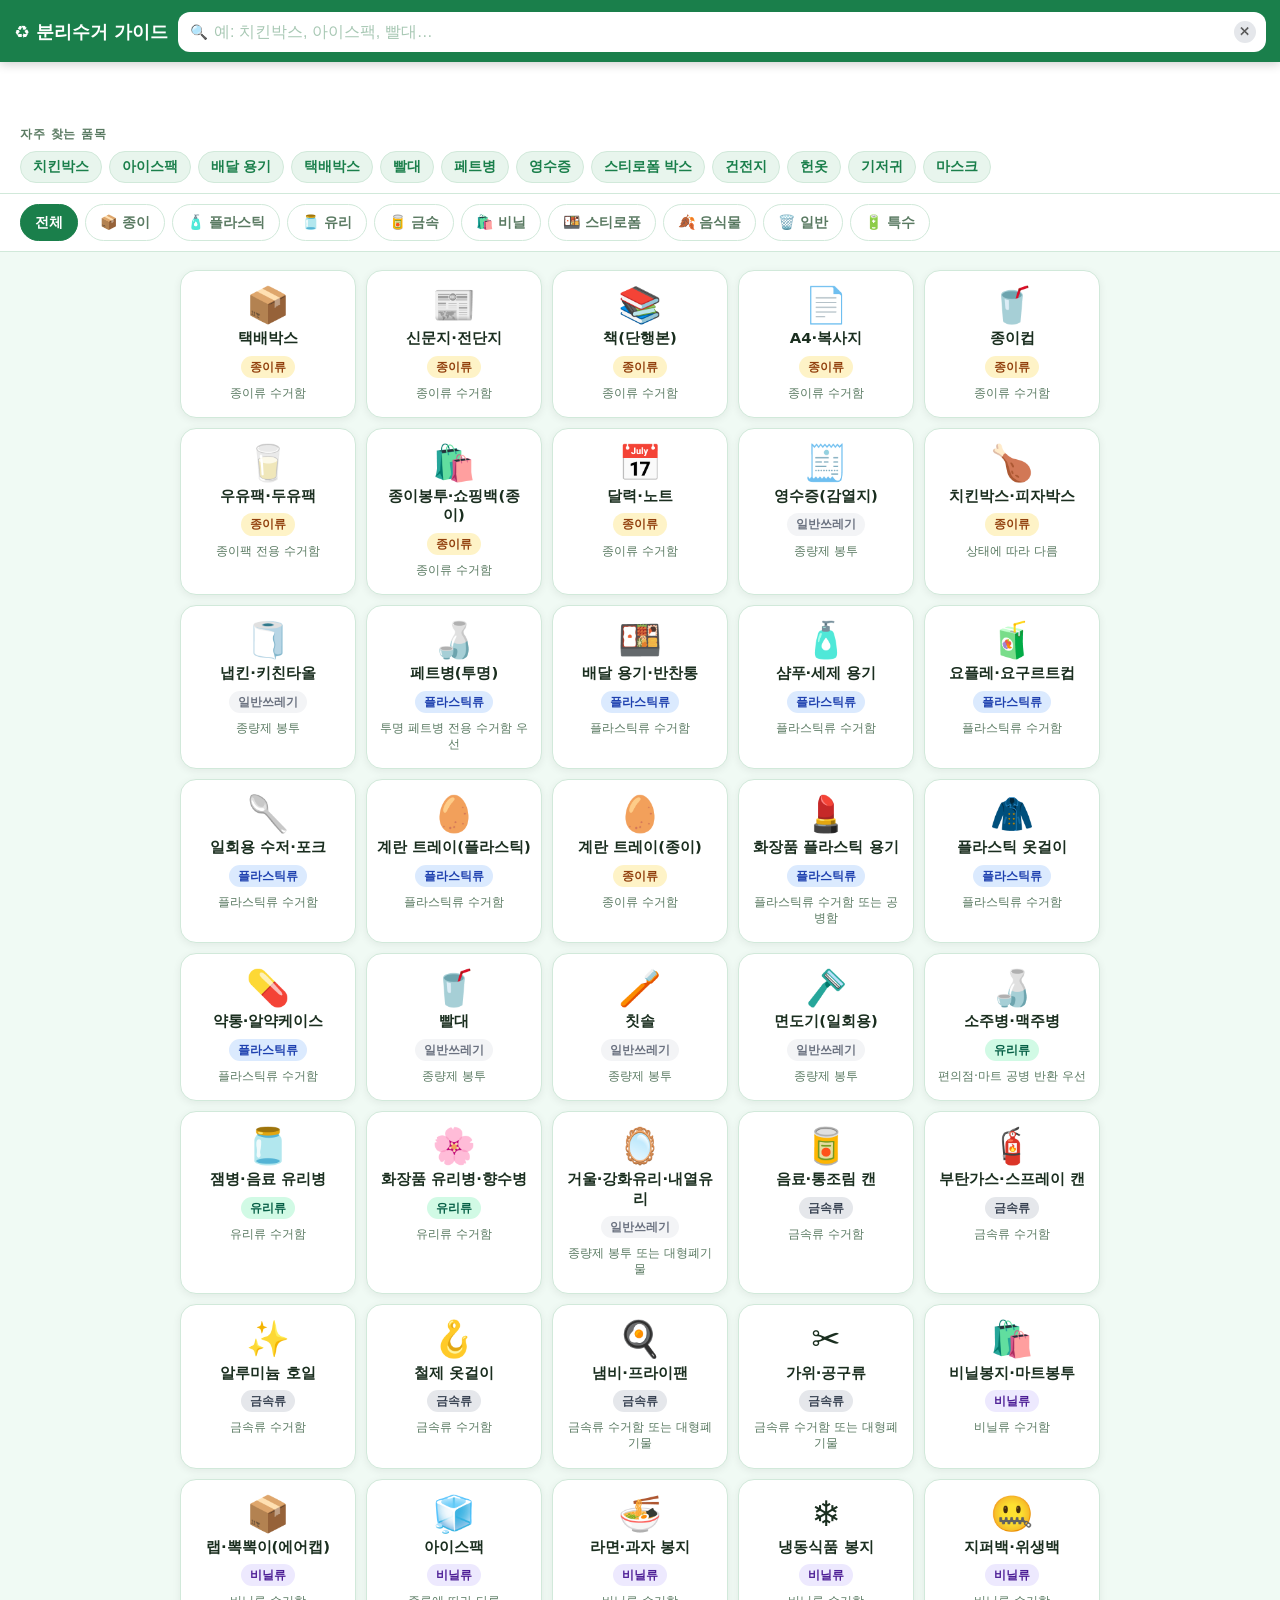
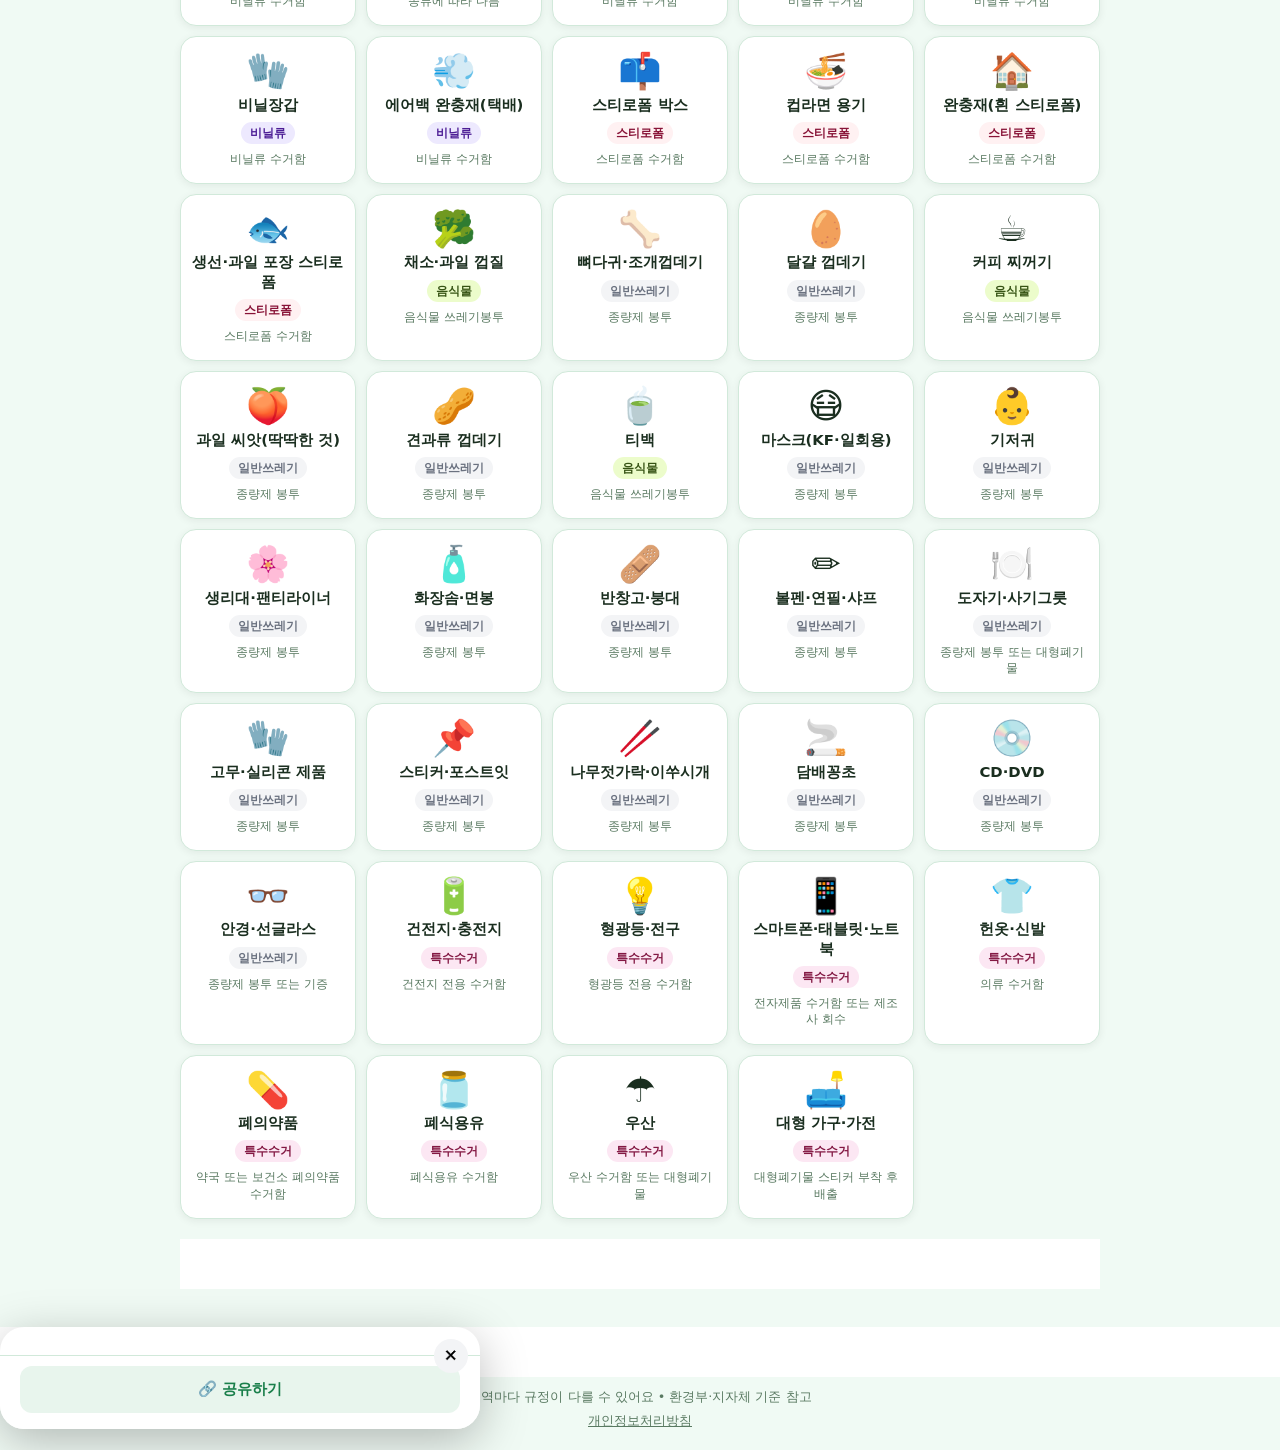
<file: recycle/index.html>
<!doctype html>
<html lang="ko">
<head>
  <meta charset="utf-8">
  <meta name="viewport" content="width=device-width, initial-scale=1">
  <meta name="theme-color" content="#1a7f4b">
  <title>분리수거 가이드 — 뭘 어디에 버릴까?</title>
  <meta name="description" content="치킨박스, 아이스팩, 배달용기, 빨대 등 헷갈리는 분리수거 방법을 바로 검색하세요. 환경부 기준 60개 이상 품목 수록.">
  <link rel="canonical" href="https://junyoung9394.github.io/recycle/">
  <link rel="manifest" href="manifest.json">
  <link rel="icon" href="icon.svg" type="image/svg+xml">

  <!-- Open Graph -->
  <meta property="og:type" content="website">
  <meta property="og:url" content="https://junyoung9394.github.io/recycle/">
  <meta property="og:title" content="분리수거 가이드 — 뭘 어디에 버릴까?">
  <meta property="og:description" content="치킨박스, 아이스팩, 배달용기 등 헷갈리는 분리수거를 바로 검색하세요.">
  <meta property="og:image" content="https://junyoung9394.github.io/recycle/og-image.png">
  <meta name="twitter:card" content="summary">

  <link rel="stylesheet" href="styles.css">
  <!-- Google AdSense -->
  <script async src="https://pagead2.googlesyndication.com/pagead/js/adsbygoogle.js?client=ca-pub-8518556382646891" crossorigin="anonymous"></script>
</head>
<body>
  <header class="topbar">
    <div class="logo">♻️ 분리수거 가이드</div>
    <div class="search-wrap">
      <span class="search-icon" aria-hidden="true">🔍</span>
      <input id="searchInput" type="search" placeholder="예: 치킨박스, 아이스팩, 빨대…" autocomplete="off" enterkeyhint="search">
      <button id="clearBtn" class="clear-btn" hidden aria-label="검색 지우기">✕</button>
    </div>
    <button id="installBtn" class="install-btn" hidden aria-label="홈화면에 추가">📲 설치</button>
  </header>

  <!-- 상단 배너 광고 -->
  <div class="ad-banner">
    <ins class="adsbygoogle"
         style="display:block"
         data-ad-client="ca-pub-8518556382646891"
         data-ad-slot="TOP_SLOT_ID"
         data-ad-format="auto"
         data-full-width-responsive="true"></ins>
    <script>(adsbygoogle = window.adsbygoogle || []).push({});</script>
  </div>

  <!-- 자주 찾는 품목 -->
  <section class="popular-section" id="popularSection">
    <p class="popular-label">자주 찾는 품목</p>
    <div class="popular-chips" id="popularChips"></div>
  </section>

  <!-- 최근 검색어 -->
  <section class="recent-section" id="recentSection" hidden>
    <div class="recent-header">
      <p class="popular-label">최근 검색어</p>
      <button id="clearRecentBtn" class="text-btn">전체 삭제</button>
    </div>
    <div class="popular-chips" id="recentChips"></div>
  </section>

  <!-- 카테고리 탭 -->
  <nav class="cats" id="catNav" role="tablist" aria-label="카테고리">
    <button class="cat active" data-cat="전체" role="tab" aria-selected="true">전체</button>
    <button class="cat" data-cat="종이류" role="tab" aria-selected="false">📦 종이</button>
    <button class="cat" data-cat="플라스틱류" role="tab" aria-selected="false">🧴 플라스틱</button>
    <button class="cat" data-cat="유리류" role="tab" aria-selected="false">🫙 유리</button>
    <button class="cat" data-cat="금속류" role="tab" aria-selected="false">🥫 금속</button>
    <button class="cat" data-cat="비닐류" role="tab" aria-selected="false">🛍️ 비닐</button>
    <button class="cat" data-cat="스티로폼" role="tab" aria-selected="false">🍱 스티로폼</button>
    <button class="cat" data-cat="음식물" role="tab" aria-selected="false">🍂 음식물</button>
    <button class="cat" data-cat="일반쓰레기" role="tab" aria-selected="false">🗑️ 일반</button>
    <button class="cat" data-cat="특수수거" role="tab" aria-selected="false">🔋 특수</button>
  </nav>

  <main class="container">
    <div id="resultCount" class="result-count" hidden></div>
    <p id="emptyMsg" class="empty" hidden>
      검색 결과가 없어요 😅<br>
      <span class="muted">다른 키워드로 찾아보거나 카테고리를 눌러보세요</span>
    </p>
    <div id="itemGrid" class="grid" role="list"></div>

    <!-- 중간 광고 -->
    <div class="ad-banner ad-mid">
      <ins class="adsbygoogle"
           style="display:block"
           data-ad-client="ca-pub-8518556382646891"
           data-ad-slot="MID_SLOT_ID"
           data-ad-format="auto"
           data-full-width-responsive="true"></ins>
      <script>(adsbygoogle = window.adsbygoogle || []).push({});</script>
    </div>
  </main>

  <!-- 아이템 상세 모달 -->
  <dialog id="detailModal" class="modal" aria-modal="true">
    <button class="modal-close" id="modalClose" aria-label="닫기">✕</button>
    <div id="modalContent" tabindex="-1"></div>
    <div class="modal-footer">
      <button id="shareBtn" class="modal-action-btn">🔗 공유하기</button>
    </div>
  </dialog>

  <footer class="footer">
    <div class="ad-banner">
      <ins class="adsbygoogle"
           style="display:block"
           data-ad-client="ca-pub-8518556382646891"
           data-ad-slot="FOOTER_SLOT_ID"
           data-ad-format="auto"
           data-full-width-responsive="true"></ins>
      <script>(adsbygoogle = window.adsbygoogle || []).push({});</script>
    </div>
    <p class="footer-note">지역마다 규정이 다를 수 있어요 • 환경부·지자체 기준 참고</p>
    <a href="privacy.html" class="footer-link">개인정보처리방침</a>
  </footer>

  <script src="app.js"></script>
</body>
</html>
</file>
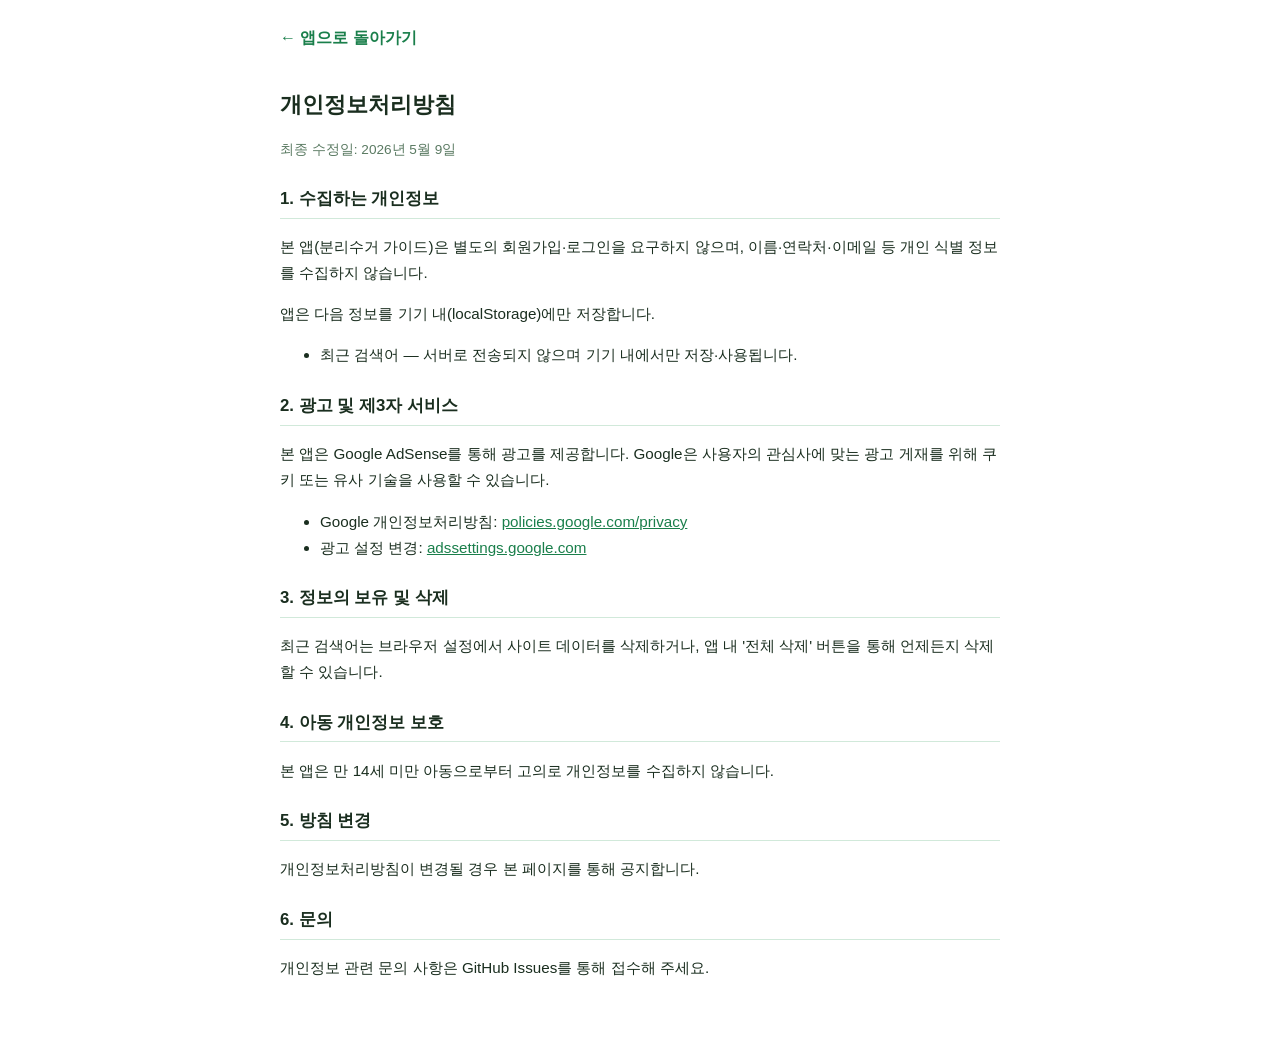
<file: recycle/privacy.html>
<!doctype html>
<html lang="ko">
<head>
  <meta charset="utf-8">
  <meta name="viewport" content="width=device-width, initial-scale=1">
  <title>개인정보처리방침 — 분리수거 가이드</title>
  <link rel="icon" href="icon.svg" type="image/svg+xml">
  <style>
    body { max-width: 720px; margin: 0 auto; padding: 24px 20px 48px; font-family: -apple-system, "Noto Sans KR", sans-serif; color: #1a2e1f; line-height: 1.7; }
    h1 { font-size: 1.4rem; margin-bottom: 4px; }
    h2 { font-size: 1.05rem; margin: 24px 0 8px; border-bottom: 1px solid #d1e9da; padding-bottom: 4px; }
    p, li { font-size: .95rem; }
    a { color: #1a7f4b; }
    .back { display: inline-block; margin-bottom: 20px; color: #1a7f4b; text-decoration: none; font-weight: 600; }
    .updated { color: #5a7a62; font-size: .85rem; }
  </style>
</head>
<body>
  <a class="back" href="./">← 앱으로 돌아가기</a>
  <h1>개인정보처리방침</h1>
  <p class="updated">최종 수정일: 2026년 5월 9일</p>

  <h2>1. 수집하는 개인정보</h2>
  <p>본 앱(분리수거 가이드)은 별도의 회원가입·로그인을 요구하지 않으며, 이름·연락처·이메일 등 개인 식별 정보를 수집하지 않습니다.</p>
  <p>앱은 다음 정보를 기기 내(localStorage)에만 저장합니다.</p>
  <ul>
    <li>최근 검색어 — 서버로 전송되지 않으며 기기 내에서만 저장·사용됩니다.</li>
  </ul>

  <h2>2. 광고 및 제3자 서비스</h2>
  <p>본 앱은 Google AdSense를 통해 광고를 제공합니다. Google은 사용자의 관심사에 맞는 광고 게재를 위해 쿠키 또는 유사 기술을 사용할 수 있습니다.</p>
  <ul>
    <li>Google 개인정보처리방침: <a href="https://policies.google.com/privacy" target="_blank" rel="noopener">policies.google.com/privacy</a></li>
    <li>광고 설정 변경: <a href="https://adssettings.google.com" target="_blank" rel="noopener">adssettings.google.com</a></li>
  </ul>

  <h2>3. 정보의 보유 및 삭제</h2>
  <p>최근 검색어는 브라우저 설정에서 사이트 데이터를 삭제하거나, 앱 내 '전체 삭제' 버튼을 통해 언제든지 삭제할 수 있습니다.</p>

  <h2>4. 아동 개인정보 보호</h2>
  <p>본 앱은 만 14세 미만 아동으로부터 고의로 개인정보를 수집하지 않습니다.</p>

  <h2>5. 방침 변경</h2>
  <p>개인정보처리방침이 변경될 경우 본 페이지를 통해 공지합니다.</p>

  <h2>6. 문의</h2>
  <p>개인정보 관련 문의 사항은 GitHub Issues를 통해 접수해 주세요.</p>
</body>
</html>
</file>
<file: recycle/styles.css>
:root {
  --bg: #f0faf4;
  --card: #ffffff;
  --text: #1a2e1f;
  --muted: #5a7a62;
  --acc: #1a7f4b;
  --acc-light: #e8f5ed;
  --border: #d1e9da;
  --shadow: 0 2px 8px #0001;
  --shadow-hover: 0 6px 20px #1a7f4b18;
  --base: 16px;
  --radius: 16px;
}
* { box-sizing: border-box; margin: 0; padding: 0; }
html { font-size: var(--base); -webkit-tap-highlight-color: transparent; }
body {
  background: var(--bg);
  color: var(--text);
  font-family: -apple-system, "Apple SD Gothic Neo", "Noto Sans KR", system-ui, sans-serif;
  overscroll-behavior-y: none;
}

/* ── Header ─────────────────────────────────────────────────── */
.topbar {
  position: sticky; top: 0; z-index: 30;
  background: var(--acc);
  padding: 12px 14px 10px;
  display: flex; gap: 10px; align-items: center;
  box-shadow: 0 2px 10px #0003;
}
.logo {
  flex-shrink: 0;
  color: #fff; font-size: 1.1rem; font-weight: 800;
  white-space: nowrap;
}
.search-wrap {
  position: relative; flex: 1;
}
.search-icon {
  position: absolute; left: 12px; top: 50%; transform: translateY(-50%);
  font-size: .9rem; pointer-events: none;
}
#searchInput {
  width: 100%; padding: 11px 40px 11px 36px;
  border: none; border-radius: 12px;
  font-size: 1rem; background: #fff;
  color: var(--text); outline: none;
  box-shadow: inset 0 0 0 2px transparent;
  transition: box-shadow .15s;
}
#searchInput:focus { box-shadow: inset 0 0 0 2px var(--acc); }
#searchInput::placeholder { color: #a8c8b4; }
.clear-btn {
  position: absolute; right: 10px; top: 50%; transform: translateY(-50%);
  background: #e5e7eb; border: none; border-radius: 50%;
  width: 22px; height: 22px; font-size: .75rem;
  cursor: pointer; line-height: 1; color: #555;
  display: flex; align-items: center; justify-content: center;
}
.install-btn {
  flex-shrink: 0; white-space: nowrap;
  background: #fff2; border: 2px solid #fff4; color: #fff;
  padding: 8px 12px; border-radius: 10px;
  font-size: .82rem; cursor: pointer; font-weight: 600;
}

/* ── Ads ─────────────────────────────────────────────────────── */
.ad-banner { background: #fff; min-height: 50px; overflow: hidden; }
.ad-mid { margin: 20px 0; }

/* ── Popular / Recent ────────────────────────────────────────── */
.popular-section, .recent-section {
  padding: 12px 14px 8px;
  background: #fff; border-bottom: 1px solid var(--border);
}
.popular-label {
  font-size: .78rem; font-weight: 700;
  color: var(--muted); text-transform: uppercase;
  letter-spacing: .06em; margin-bottom: 8px;
}
.recent-header { display: flex; justify-content: space-between; align-items: center; margin-bottom: 8px; }
.text-btn {
  background: none; border: none; color: var(--muted);
  font-size: .8rem; cursor: pointer; padding: 0;
}
.text-btn:hover { color: var(--acc); }
.popular-chips {
  display: flex; gap: 7px; flex-wrap: wrap;
}
.chip {
  display: inline-flex; align-items: center; gap: 4px;
  padding: 6px 12px; border-radius: 999px;
  border: 1.5px solid var(--border); background: var(--acc-light);
  color: var(--acc); font-size: .86rem; font-weight: 600;
  cursor: pointer; white-space: nowrap; transition: all .12s;
}
.chip:hover { background: var(--acc); color: #fff; border-color: var(--acc); }
.chip.recent { background: #f8f8f8; color: var(--text); border-color: #e5e7eb; }
.chip.recent:hover { background: var(--acc); color: #fff; border-color: var(--acc); }

/* ── Category nav ────────────────────────────────────────────── */
.cats {
  display: flex; gap: 7px; padding: 10px 14px;
  overflow-x: auto; scrollbar-width: none;
  background: #fff; border-bottom: 1px solid var(--border);
  position: sticky; top: 58px; z-index: 20;
}
.cats::-webkit-scrollbar { display: none; }
.cat {
  flex-shrink: 0; padding: 8px 14px;
  border-radius: 999px; border: 1.5px solid var(--border);
  background: #fff; color: var(--muted);
  font-size: .88rem; font-weight: 600; cursor: pointer;
  white-space: nowrap; transition: all .12s;
}
.cat:hover { border-color: var(--acc); color: var(--acc); }
.cat.active { background: var(--acc); border-color: var(--acc); color: #fff; }

/* ── Grid ────────────────────────────────────────────────────── */
.container { padding: 14px; max-width: 960px; margin: 0 auto; }
.result-count {
  font-size: .82rem; color: var(--muted); margin-bottom: 10px;
}
.grid {
  display: grid;
  grid-template-columns: repeat(auto-fill, minmax(150px, 1fr));
  gap: 10px;
}

.item-card {
  background: var(--card); border: 1.5px solid var(--border);
  border-radius: var(--radius); padding: 16px 10px;
  cursor: pointer; text-align: center;
  box-shadow: var(--shadow);
  display: flex; flex-direction: column; gap: 7px; align-items: center;
  transition: transform .12s, box-shadow .12s, border-color .12s;
  role: listitem;
}
.item-card:hover { transform: translateY(-2px); box-shadow: var(--shadow-hover); border-color: var(--acc); }
.item-card:active { transform: scale(.96); }
.item-emoji { font-size: 2.2rem; line-height: 1; }
.item-name { font-size: .93rem; font-weight: 700; line-height: 1.3; }
.item-badge {
  font-size: .72rem; padding: 3px 9px; border-radius: 999px;
  font-weight: 700; display: inline-block; line-height: 1.4;
}
.item-where {
  font-size: .78rem; color: var(--muted); line-height: 1.3;
}

/* ── Badge colors ────────────────────────────────────────────── */
.badge-종이류     { background: #fef3c7; color: #92400e; }
.badge-플라스틱류  { background: #dbeafe; color: #1e40af; }
.badge-유리류     { background: #d1fae5; color: #065f46; }
.badge-금속류     { background: #e5e7eb; color: #374151; }
.badge-비닐류     { background: #ede9fe; color: #4c1d95; }
.badge-스티로폼   { background: #fff1f2; color: #881337; }
.badge-음식물    { background: #ecfccb; color: #365314; }
.badge-일반쓰레기  { background: #f3f4f6; color: #6b7280; }
.badge-특수수거   { background: #fce7f3; color: #831843; }

/* ── Empty state ─────────────────────────────────────────────── */
.empty {
  text-align: center; padding: 56px 16px;
  font-size: 1.05rem; line-height: 1.7;
}
.empty .muted { font-size: .9rem; color: var(--muted); }

/* ── Modal ───────────────────────────────────────────────────── */
.modal {
  border: none; border-radius: 24px; padding: 0;
  width: min(96vw, 480px); max-height: 88vh;
  overflow: hidden; display: flex; flex-direction: column;
  box-shadow: 0 12px 48px #0004;
}
.modal[open] { animation: slideUp .22s ease-out; }
@keyframes slideUp {
  from { transform: translateY(20px); opacity: 0; }
  to   { transform: translateY(0);    opacity: 1; }
}
.modal::backdrop { background: #0007; animation: fadein .18s; }
@keyframes fadein { from { opacity: 0; } to { opacity: 1; } }

.modal-close {
  position: absolute; top: 12px; right: 12px; z-index: 10;
  background: #f3f4f6; border: none; border-radius: 50%;
  width: 34px; height: 34px; font-size: .9rem;
  cursor: pointer; display: flex; align-items: center; justify-content: center;
  transition: background .1s;
}
.modal-close:hover { background: #e5e7eb; }

#modalContent {
  padding: 20px 20px 8px; overflow-y: auto; flex: 1;
}
.modal-emoji { font-size: 3.2rem; display: block; text-align: center; margin-bottom: 6px; }
.modal-name { font-size: 1.4rem; font-weight: 800; text-align: center; margin-bottom: 8px; }
.modal-badge-wrap { display: flex; justify-content: center; margin-bottom: 18px; }

.modal-section { margin-top: 16px; }
.modal-section h3 {
  font-size: .75rem; text-transform: uppercase; letter-spacing: .07em;
  color: var(--muted); margin-bottom: 8px;
}
.modal-where {
  font-size: 1.05rem; font-weight: 700; color: var(--acc);
  background: var(--acc-light); border-radius: 12px; padding: 12px 14px;
  border-left: 4px solid var(--acc);
}
.modal-steps { list-style: none; counter-reset: step; }
.modal-steps li {
  counter-increment: step; padding: 10px 0 10px 34px;
  position: relative; font-size: .95rem; line-height: 1.5;
  border-bottom: 1px solid var(--border);
}
.modal-steps li:last-child { border-bottom: none; }
.modal-steps li::before {
  content: counter(step);
  position: absolute; left: 0; top: 11px;
  background: var(--acc); color: #fff; border-radius: 50%;
  width: 22px; height: 22px; font-size: .75rem; font-weight: 700;
  display: flex; align-items: center; justify-content: center;
}
.modal-tips { list-style: none; display: flex; flex-direction: column; gap: 6px; margin: 0; }
.modal-tips li {
  background: #fffbeb; border-radius: 10px; padding: 9px 13px;
  font-size: .88rem; line-height: 1.5;
}
.modal-tips li::before { content: "💡 "; }
.modal-exc {
  background: #fff1f2; border-radius: 10px; padding: 11px 14px;
  font-size: .88rem; line-height: 1.5; color: #9f1239;
  border-left: 3px solid #fca5a5;
}
.modal-exc::before { content: "⚠️ "; }

.modal-footer {
  padding: 10px 20px 16px;
  border-top: 1px solid var(--border);
  background: var(--card);
}
.modal-action-btn {
  width: 100%; padding: 13px;
  background: var(--acc-light); border: none; border-radius: 12px;
  color: var(--acc); font-size: .95rem; font-weight: 700;
  cursor: pointer; transition: background .12s;
}
.modal-action-btn:hover { background: #d0eddb; }

/* ── Footer ──────────────────────────────────────────────────── */
.footer { text-align: center; padding-bottom: 20px; }
.footer-note { font-size: .8rem; color: var(--muted); padding: 12px 16px 4px; }
.footer-link { font-size: .8rem; color: var(--muted); text-decoration: underline; }

/* ── Responsive ──────────────────────────────────────────────── */
@media (max-width: 420px) {
  .grid { grid-template-columns: repeat(auto-fill, minmax(138px, 1fr)); gap: 8px; }
  .logo { font-size: 1rem; }
}
@media (min-width: 600px) {
  .topbar { flex-wrap: nowrap; }
  .cats { top: 56px; }
  .grid { grid-template-columns: repeat(auto-fill, minmax(165px, 1fr)); }
}
@media (min-width: 768px) {
  .container { padding: 18px 20px; }
  .popular-section, .recent-section { padding: 14px 20px 10px; }
  .cats { padding: 10px 20px; }
}
@media print {
  .topbar, .cats, .ad-banner, .popular-section, .recent-section, .footer { display: none; }
}
</file>
